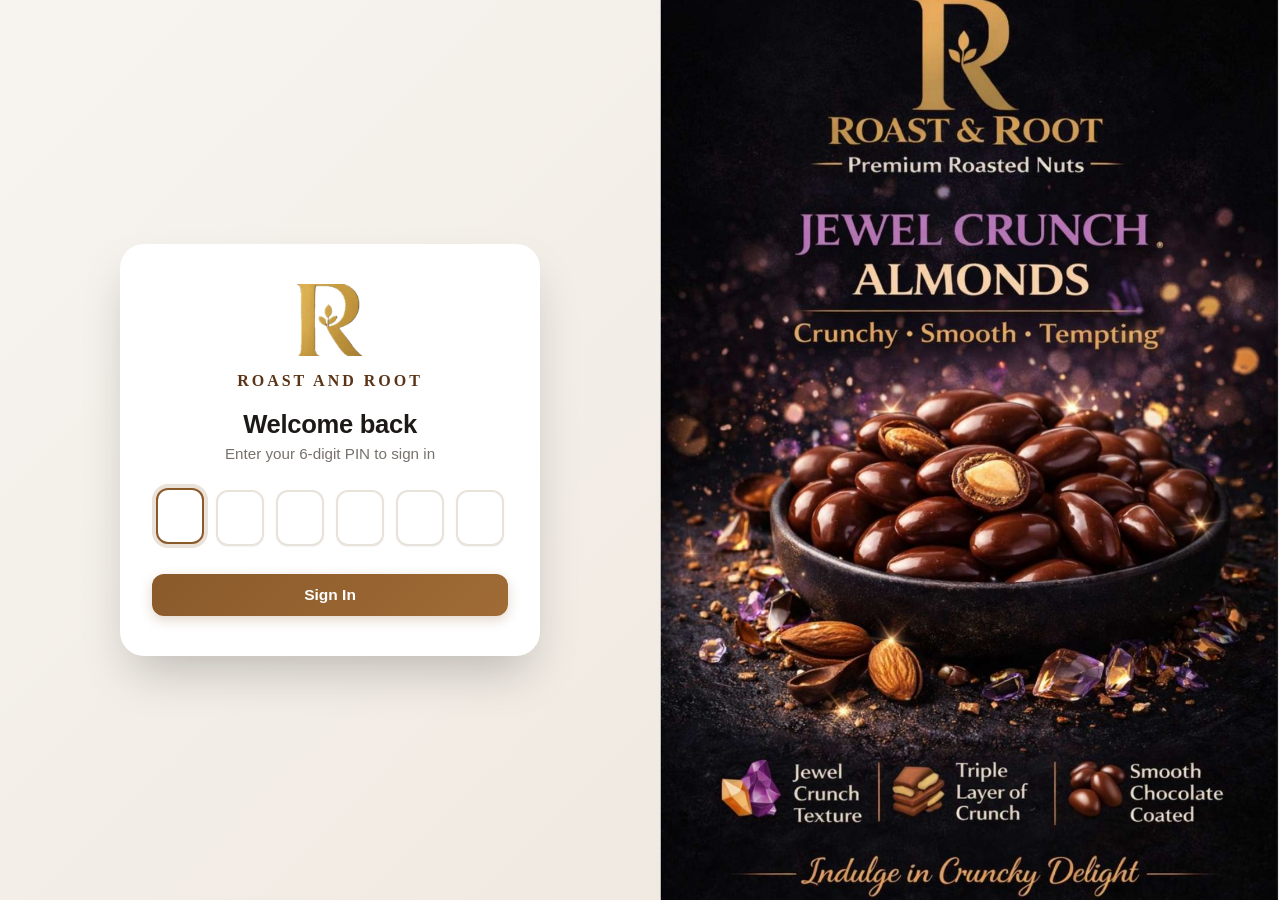
<file: index.html>
<!doctype html>
<html lang="en">
  <head>
    <meta charset="utf-8">
    <meta name="viewport" content="width=device-width, initial-scale=1">
    <title>Sign in · Roast and Root</title>
    <link rel="icon" type="image/png" sizes="48x48" href="assets/icons/icon-48x48.png">
    <link rel="icon" type="image/png" sizes="192x192" href="assets/icons/icon-192x192.png">
    <link rel="apple-touch-icon" href="assets/icons/icon-192x192.png">
    <link rel="manifest" href="manifest.json">
    <meta name="theme-color" content="#1d1511">
    <link rel="stylesheet" href="css/style.css">
  </head>

  <body>
    <div class="login-container">
      <div class="login-left">
        <div class="login-card">
          <img src="assets/icons/icon-192x192.png" class="logo" alt="" />
          <div class="brand-name">Roast and Root</div>
          <h2>Welcome back</h2>
          <p class="subtitle">Enter your 6-digit PIN to sign in</p>
          <div class="pin-container" id="pinContainer">
            <input
              type="password"
              class="pin-box"
              maxlength="1"
              id="pin1"
              autofocus
            />
            <input type="password" class="pin-box" maxlength="1" id="pin2" />
            <input type="password" class="pin-box" maxlength="1" id="pin3" />
            <input type="password" class="pin-box" maxlength="1" id="pin4" />
            <input type="password" class="pin-box" maxlength="1" id="pin5" />
            <input type="password" class="pin-box" maxlength="1" id="pin6" />
          </div>
          <button id="loginBtn" onclick="login()">Sign In</button>
        </div>
      </div>

      <!-- Image Carousel Container -->
      <div class="login-right" id="carouselContainer">
        <!-- Images injected dynamically via JavaScript -->
      </div>
    </div>

    <!-- PWA Install Popup -->
    <div id="pwaPopup" class="pwa-popup">
      <div class="pwa-info">
        <img src="assets/icons/icon-96x96.png" alt="" />
        <div class="pwa-text">
          <h4>Install Roast and Root</h4>
          <p>Add to home screen</p>
        </div>
      </div>
      <div class="pwa-actions">
        <button id="pwaInstallBtn">Install</button>
        <button id="pwaCloseBtn" class="pwa-close">✖</button>
      </div>
    </div>

    <script src="js/api.js"></script>
    <script src="js/auth.js"></script>
    <script>
      // PIN Box auto-focus logic
      const pinBoxes = document.querySelectorAll(".pin-box");
      pinBoxes.forEach((box, index) => {
        box.addEventListener("input", (e) => {
          if (e.target.value.length === 1 && index < pinBoxes.length - 1) {
            pinBoxes[index + 1].focus();
          }
        });
        box.addEventListener("keydown", (e) => {
          if (
            e.key === "Backspace" &&
            e.target.value.length === 0 &&
            index > 0
          ) {
            pinBoxes[index - 1].focus();
          } else if (
            e.key === "Enter" &&
            index === pinBoxes.length - 1 &&
            e.target.value.length === 1
          ) {
            login();
          }
        });
      });

      // Carousel Logic
      const carouselContainer = document.getElementById("carouselContainer");
      let carouselHTML = "";

      for (let i = 1; i <= 6; i++) {
        // Change 'img${i}.jpeg' to '${i}.jpeg' if your files are strictly named 1.jpeg, 2.jpeg, etc.
        carouselHTML += `<img src="assets/images/img${i}.jpeg" class="carousel-slide ${i === 1 ? "active" : ""}" alt="Slide ${i}" onerror="this.remove()" />`;
      }
      carouselContainer.innerHTML = carouselHTML;

      let currentSlide = 0;
      setInterval(() => {
        const slides = document.querySelectorAll(".carousel-slide");
        if (slides.length > 0) {
          if (currentSlide >= slides.length) currentSlide = 0; // Prevent out-of-bounds
          slides[currentSlide].classList.remove("active");
          currentSlide = (currentSlide + 1) % slides.length;
          slides[currentSlide].classList.add("active");
        }
      }, 3000); // 3 seconds

      let deferredPrompt;
      const pwaPopup = document.getElementById("pwaPopup");

      window.addEventListener("beforeinstallprompt", (e) => {
        e.preventDefault();
        deferredPrompt = e;
        setTimeout(() => pwaPopup.classList.add("show"), 1000);
      });

      document
        .getElementById("pwaInstallBtn")
        .addEventListener("click", async () => {
          if (deferredPrompt) {
            pwaPopup.classList.remove("show");
            deferredPrompt.prompt();
            deferredPrompt = null;
          }
        });

      document.getElementById("pwaCloseBtn").addEventListener("click", () => {
        pwaPopup.classList.remove("show");
      });
    </script>
  </body>
</html>
</file>
<file: css/style.css>
/* =========================================================
   Roast and Root – app styles
   1. Tokens  2. Base  3. Forms & buttons  4. App shell
   5. Components  6. Pages  7. Responsive
   ========================================================= */

/* ---------- 1. Tokens ---------- */
:root {
  --brand: #8a5a2b;
  --brand-hover: #71461f;
  --brand-strong: #5b3417;
  --brand-soft: #f6eee5;
  --brand-ring: rgba(138, 90, 43, 0.18);
  --gold: #c8922a;

  --bg: #f7f4f0;
  --surface: #ffffff;
  --surface-2: #faf8f5;
  --text: #1c1917;
  --muted: #78716c;
  --border: #e8e2da;

  --sidebar: #1d1511;
  --sidebar-text: #bfb1a3;

  --success: #047857;
  --success-soft: #ecfdf5;
  --success-border: #a7f3d0;
  --warning: #b45309;
  --warning-soft: #fffbeb;
  --warning-border: #fde68a;
  --danger: #dc2626;
  --danger-soft: #fef2f2;
  --danger-border: #fecaca;
  --info: #1d4ed8;
  --info-soft: #eff6ff;
  --info-border: #bfdbfe;

  --radius: 16px;
  --radius-sm: 10px;
  --shadow-sm: 0 1px 2px rgb(28 25 23 / 0.05);
  --shadow-md: 0 4px 12px -2px rgb(28 25 23 / 0.08), 0 2px 4px -2px rgb(28 25 23 / 0.05);
  --shadow-lg: 0 12px 24px -6px rgb(28 25 23 / 0.12), 0 4px 8px -4px rgb(28 25 23 / 0.06);
  --shadow-xl: 0 24px 48px -12px rgb(28 25 23 / 0.25);
  --sidebar-width: 264px;
}

/* ---------- 2. Base ---------- */
* {
  box-sizing: border-box;
  margin: 0;
  padding: 0;
  font-family: -apple-system, BlinkMacSystemFont, "Segoe UI", Roboto, Helvetica, Arial, sans-serif;
  -webkit-font-smoothing: antialiased;
}

[hidden] {
  display: none !important;
}

body {
  background: var(--bg);
  color: var(--text);
  min-height: 100vh;
  overflow-x: hidden;
}

h1,
h2,
h3,
h4 {
  color: var(--text);
  font-weight: 700;
  letter-spacing: -0.3px;
}

a {
  color: var(--brand);
}

code {
  font-family: ui-monospace, Consolas, monospace;
}

.muted {
  color: var(--muted);
}

.required {
  color: var(--danger);
}

.optional {
  font-weight: 400;
  color: var(--muted);
  font-size: 0.8rem;
  margin-left: 4px;
}

.subtitle {
  color: var(--muted);
  font-size: 0.95rem;
}

@keyframes spin {
  to {
    transform: rotate(360deg);
  }
}

.spinner {
  display: inline-block;
  width: 16px;
  height: 16px;
  border: 2px solid currentColor;
  border-right-color: transparent;
  border-radius: 50%;
  animation: spin 0.8s linear infinite;
  vertical-align: middle;
}

/* ---------- 3. Forms & buttons ---------- */
input,
select,
textarea {
  width: 100%;
  padding: 12px 14px;
  margin-bottom: 16px;
  border: 1px solid var(--border);
  border-radius: 12px;
  background: var(--surface-2);
  color: var(--text);
  font-size: 0.97rem;
  transition: border-color 0.15s ease, box-shadow 0.15s ease, background 0.15s ease;
}

textarea {
  line-height: 1.55;
  resize: vertical;
}

input:focus,
select:focus,
textarea:focus {
  outline: none;
  border-color: var(--brand);
  background: var(--surface);
  box-shadow: 0 0 0 4px var(--brand-ring);
}

.field-label {
  display: block;
  font-size: 0.85rem;
  font-weight: 600;
  margin-bottom: 7px;
}

.hint {
  font-size: 0.82rem;
  color: var(--muted);
  line-height: 1.5;
  margin: -8px 0 20px;
}

.hint code {
  background: var(--surface-2);
  border: 1px solid var(--border);
  border-radius: 6px;
  padding: 1px 6px;
  font-size: 0.8rem;
}

/* Primary button is the default <button>. */
button {
  width: 100%;
  padding: 12px 16px;
  border: none;
  border-radius: 12px;
  background: linear-gradient(135deg, var(--brand) 0%, #a06b35 100%);
  color: #fff;
  font-size: 0.97rem;
  font-weight: 600;
  cursor: pointer;
  box-shadow: 0 4px 12px rgba(138, 90, 43, 0.25);
  transition: transform 0.15s ease, box-shadow 0.15s ease, background 0.15s ease, color 0.15s ease;
}

button:hover {
  transform: translateY(-1px);
  box-shadow: 0 6px 16px rgba(138, 90, 43, 0.32);
}

button:active {
  transform: translateY(0);
}

button:disabled {
  opacity: 0.6;
  cursor: not-allowed;
  transform: none;
  box-shadow: none;
}

button:focus-visible,
a:focus-visible,
[tabindex]:focus-visible {
  outline: 3px solid var(--brand-ring);
  outline-offset: 2px;
}

.btn-primary-sm {
  width: auto;
  display: inline-flex;
  align-items: center;
  justify-content: center;
  gap: 8px;
  padding: 10px 18px;
  font-size: 0.9rem;
  text-decoration: none;
}

/* Links styled as primary buttons. */
a.btn-primary-sm {
  border-radius: 12px;
  background: linear-gradient(135deg, var(--brand) 0%, #a06b35 100%);
  color: #fff;
  font-weight: 600;
  box-shadow: 0 4px 12px rgba(138, 90, 43, 0.25);
}

.btn-secondary {
  width: auto;
  display: inline-flex;
  align-items: center;
  justify-content: center;
  gap: 8px;
  padding: 10px 16px;
  background: var(--surface);
  color: var(--text);
  border: 1px solid var(--border);
  box-shadow: var(--shadow-sm);
  font-size: 0.9rem;
  text-decoration: none;
}

.btn-secondary:hover {
  background: var(--surface-2);
  box-shadow: var(--shadow-sm);
}

.btn-danger {
  background: linear-gradient(135deg, #ef4444 0%, var(--danger) 100%);
  box-shadow: 0 4px 12px rgba(220, 38, 38, 0.25);
}

.btn-danger:hover {
  box-shadow: 0 6px 16px rgba(220, 38, 38, 0.35);
}

.btn-link {
  width: auto;
  padding: 4px 8px;
  background: none;
  color: var(--danger);
  box-shadow: none;
  font-size: 0.85rem;
}

.btn-link:hover {
  box-shadow: none;
  text-decoration: underline;
}

.icon-btn {
  width: 36px;
  height: 36px;
  padding: 0;
  display: inline-flex;
  align-items: center;
  justify-content: center;
  flex-shrink: 0;
  background: var(--surface);
  color: var(--muted);
  border: 1px solid var(--border);
  border-radius: var(--radius-sm);
  box-shadow: none;
}

.icon-btn:hover {
  color: var(--brand);
  background: var(--brand-soft);
  box-shadow: none;
}

.icon-btn.danger:hover {
  color: var(--danger);
  background: var(--danger-soft);
}

/* Segmented control (Festival / Sale, Send now / Schedule, list filters). */
.mode-toggle {
  display: grid;
  grid-auto-columns: 1fr;
  grid-auto-flow: column;
  gap: 4px;
  padding: 4px;
  margin-bottom: 20px;
  background: var(--surface-2);
  border: 1px solid var(--border);
  border-radius: 12px;
}

.mode-toggle button {
  padding: 9px 8px;
  background: transparent;
  color: var(--muted);
  box-shadow: none;
  border-radius: 9px;
  font-size: 0.88rem;
}

.mode-toggle button:hover {
  color: var(--text);
  box-shadow: none;
  transform: none;
}

.mode-toggle button.active {
  background: var(--surface);
  color: var(--text);
  box-shadow: var(--shadow-sm);
}

/* ---------- 4. App shell ---------- */
.sidebar {
  position: fixed;
  inset: 0 auto 0 0;
  width: var(--sidebar-width);
  display: flex;
  flex-direction: column;
  padding-bottom: 16px;
  background: var(--sidebar);
  color: var(--sidebar-text);
  z-index: 1000;
  transition: transform 0.3s cubic-bezier(0.4, 0, 0.2, 1);
}

.brand {
  display: flex;
  align-items: center;
  gap: 12px;
  padding: 22px 22px 20px;
  margin-bottom: 12px;
  border-bottom: 1px solid rgba(255, 255, 255, 0.06);
  text-decoration: none;
}

.brand img {
  width: 40px;
  height: 40px;
  object-fit: contain;
}

.brand strong {
  display: block;
  color: #fff;
  font-family: Georgia, "Times New Roman", serif;
  font-size: 1.12rem;
  letter-spacing: 0.3px;
}

.brand span {
  font-size: 0.72rem;
  letter-spacing: 1.5px;
  text-transform: uppercase;
  color: var(--gold);
}

.nav-link {
  display: flex;
  align-items: center;
  gap: 12px;
  margin: 2px 14px;
  padding: 11px 14px;
  border-radius: var(--radius-sm);
  color: var(--sidebar-text);
  font-size: 0.93rem;
  font-weight: 500;
  text-decoration: none;
  cursor: pointer;
  transition: background 0.15s ease, color 0.15s ease;
}

.nav-link:hover {
  background: rgba(255, 255, 255, 0.06);
  color: #fff;
}

.nav-link.active {
  background: rgba(200, 146, 42, 0.16);
  color: #fff;
  box-shadow: inset 3px 0 0 var(--gold);
}

.nav-link.active svg {
  color: var(--gold);
}

.nav-logout {
  margin-top: auto;
  color: #f87171;
}

.nav-logout:hover {
  background: rgba(248, 113, 113, 0.1);
  color: #fca5a5;
}

.top-header {
  position: fixed;
  inset: 0 0 auto 0;
  height: 64px;
  display: none;
  align-items: center;
  gap: 12px;
  padding: 0 16px;
  background: rgba(255, 255, 255, 0.9);
  -webkit-backdrop-filter: blur(12px);
  backdrop-filter: blur(12px);
  border-bottom: 1px solid var(--border);
  z-index: 900;
}

.top-header img {
  width: 28px;
  height: 28px;
}

.header-title {
  font-size: 1.1rem;
  font-weight: 700;
}

.menu-toggle {
  width: auto;
  padding: 8px;
  display: flex;
  background: transparent;
  color: var(--text);
  box-shadow: none;
  border-radius: 8px;
}

.menu-toggle:hover {
  box-shadow: none;
  background: var(--surface-2);
}

.sidebar-overlay {
  display: none;
}

.content {
  margin-left: var(--sidebar-width);
  padding: 36px 40px 48px;
  min-height: 100vh;
}

.page-header {
  display: flex;
  justify-content: space-between;
  align-items: center;
  gap: 16px;
  margin-bottom: 28px;
}

.page-title {
  font-size: 1.7rem;
  margin-bottom: 4px;
}

.header-actions {
  display: flex;
  align-items: center;
  gap: 10px;
  flex-wrap: wrap;
}

/* ---------- 5. Components ---------- */
.card {
  background: var(--surface);
  border: 1px solid var(--border);
  border-radius: var(--radius);
  box-shadow: var(--shadow-md);
  padding: 24px;
  margin-bottom: 24px;
}

.card h3,
.preview-head h3,
.section-title {
  font-size: 0.82rem;
  font-weight: 700;
  color: var(--muted);
  text-transform: uppercase;
  letter-spacing: 0.8px;
  margin-bottom: 16px;
}

.card-head {
  display: flex;
  justify-content: space-between;
  align-items: center;
  gap: 12px;
  flex-wrap: wrap;
  margin-bottom: 16px;
}

.card-head h3 {
  margin-bottom: 0;
}

.badge {
  display: inline-flex;
  align-items: center;
  gap: 6px;
  padding: 5px 12px;
  border-radius: 999px;
  background: var(--surface);
  border: 1px solid var(--border);
  color: var(--muted);
  font-size: 0.82rem;
  font-weight: 600;
}

.pill {
  display: inline-block;
  padding: 2px 10px;
  margin-left: 6px;
  border-radius: 999px;
  border: 1px solid var(--border);
  background: var(--surface-2);
  color: var(--muted);
  font-size: 0.74rem;
  font-weight: 600;
  vertical-align: middle;
  white-space: nowrap;
}

.pill-green {
  background: var(--success-soft);
  color: var(--success);
  border-color: var(--success-border);
}

.pill-amber {
  background: var(--warning-soft);
  color: var(--warning);
  border-color: var(--warning-border);
}

.pill-blue {
  background: var(--info-soft);
  color: var(--info);
  border-color: var(--info-border);
}

.pill-red {
  background: var(--danger-soft);
  color: var(--danger);
  border-color: var(--danger-border);
}

.dot {
  display: inline-block;
  width: 8px;
  height: 8px;
  border-radius: 50%;
  background: currentColor;
}

/* Stat cards */
.stats-grid {
  display: grid;
  grid-template-columns: repeat(auto-fit, minmax(220px, 1fr));
  gap: 20px;
  margin-bottom: 24px;
}

.stats-grid .card {
  margin-bottom: 0;
}

.stat-card {
  display: flex;
  align-items: center;
  gap: 18px;
}

.stat-card > div:last-child {
  min-width: 0;
}

.stat-card h3 {
  font-size: 0.75rem;
  margin-bottom: 4px;
}

.stat-main {
  font-size: 1.2rem;
  font-weight: 700;
}

.stat-sub {
  font-size: 0.83rem;
  color: var(--muted);
  margin-top: 2px;
  overflow-wrap: anywhere;
}

.stat-icon {
  flex: 0 0 56px;
  height: 56px;
  border-radius: 50%;
  display: flex;
  align-items: center;
  justify-content: center;
  background: var(--brand-soft);
  color: var(--brand);
}

.stat-icon.blue {
  background: var(--info-soft);
  color: var(--info);
}

.stat-icon.green {
  background: var(--success-soft);
  color: var(--success);
}

.quota-ring {
  --ring: #10b981;
  position: relative;
  flex: 0 0 56px;
  height: 56px;
  border-radius: 50%;
  background: conic-gradient(var(--ring) calc(var(--pct) * 1%), var(--border) 0);
  display: flex;
  align-items: center;
  justify-content: center;
}

.quota-ring::before {
  content: "";
  position: absolute;
  inset: 6px;
  border-radius: 50%;
  background: var(--surface);
}

.quota-ring span {
  position: relative;
  font-size: 1rem;
  font-weight: 800;
}

.quota-ring.low {
  --ring: #f59e0b;
}

.quota-ring.empty {
  --ring: var(--danger);
}

.quota-ring.empty span {
  color: var(--danger);
}

/* Progress bar */
.progress-bar {
  height: 8px;
  border-radius: 999px;
  background: var(--border);
  overflow: hidden;
}

.progress-bar > div {
  height: 100%;
  width: 0;
  background: linear-gradient(90deg, var(--brand), var(--gold));
  border-radius: 999px;
  transition: width 0.4s ease;
}

/* Lists */
.pending-row {
  display: flex;
  align-items: center;
  justify-content: space-between;
  gap: 16px;
  padding: 14px 0;
  border-top: 1px solid var(--border);
}

.pending-row:first-child {
  border-top: none;
  padding-top: 0;
}

.pending-row span:not(.pill) {
  display: block;
  font-size: 0.85rem;
  color: var(--muted);
  margin-top: 2px;
}

.row-actions {
  display: flex;
  align-items: center;
  gap: 8px;
  flex-shrink: 0;
}

.row-actions .btn-secondary {
  padding: 8px 14px;
}

.list-empty {
  padding: 40px 16px;
  text-align: center;
  color: var(--muted);
  line-height: 1.6;
}

/* Error banner */
.error-banner {
  display: flex;
  align-items: flex-start;
  gap: 16px;
  background: var(--warning-soft);
  border-color: var(--warning-border);
}

.error-banner-icon {
  flex: 0 0 44px;
  height: 44px;
  border-radius: 50%;
  display: flex;
  align-items: center;
  justify-content: center;
  background: #fef3c7;
  color: var(--warning);
}

.error-banner-body {
  flex: 1;
  min-width: 0;
}

.error-banner-body h4 {
  font-size: 1.05rem;
  margin-bottom: 4px;
}

.error-banner-body p {
  color: #78350f;
  line-height: 1.5;
  margin-bottom: 12px;
}

.error-banner-body ol,
.alert-steps {
  padding-left: 20px;
  margin-bottom: 16px;
  font-size: 0.92rem;
  line-height: 1.7;
  text-align: left;
  color: var(--text);
}

.alert-steps {
  margin: 12px 0 0;
}

.error-banner-actions {
  display: flex;
  align-items: center;
  gap: 16px;
  flex-wrap: wrap;
}

.error-banner-actions details {
  min-width: 0;
  font-size: 0.85rem;
  color: var(--muted);
}

.error-banner-actions summary {
  cursor: pointer;
}

.error-banner-actions code {
  display: block;
  margin-top: 8px;
  padding: 8px 10px;
  background: var(--surface);
  border: 1px solid var(--border);
  border-radius: 8px;
  font-size: 0.78rem;
  overflow-wrap: anywhere;
}

/* Dialogs (alerts, confirms, forms, previews) */
.custom-alert-overlay {
  position: fixed;
  inset: 0;
  z-index: 9999;
  display: flex;
  align-items: center;
  justify-content: center;
  padding: 16px;
  background: rgba(28, 25, 23, 0.55);
  -webkit-backdrop-filter: blur(4px);
  backdrop-filter: blur(4px);
  opacity: 0;
  visibility: hidden;
  transition: opacity 0.25s ease, visibility 0.25s ease;
}

.custom-alert-overlay.show {
  opacity: 1;
  visibility: visible;
}

.custom-alert-box {
  width: 100%;
  max-width: 380px;
  padding: 30px 24px 24px;
  background: var(--surface);
  border-radius: 22px;
  box-shadow: var(--shadow-xl);
  text-align: center;
  transform: translateY(16px) scale(0.97);
  transition: transform 0.35s cubic-bezier(0.34, 1.56, 0.64, 1);
}

.custom-alert-overlay.show .custom-alert-box {
  transform: none;
}

.custom-alert-box h3 {
  font-size: 1.15rem;
  margin-bottom: 8px;
}

.custom-alert-box p {
  font-size: 0.95rem;
  line-height: 1.55;
  color: var(--muted);
  margin-bottom: 22px;
}

.confirm-actions {
  display: flex;
  gap: 12px;
}

.confirm-actions button {
  flex: 1;
  margin: 0;
}

.form-box {
  max-width: 460px;
  max-height: 92vh;
  overflow-y: auto;
  text-align: left;
}

.form-box h3 {
  margin-bottom: 16px;
}

.form-box p {
  margin-bottom: 16px;
}

.form-error {
  padding: 10px 12px;
  margin-bottom: 16px;
  border: 1px solid var(--danger-border);
  border-radius: var(--radius-sm);
  background: var(--danger-soft);
  color: #b91c1c;
  font-size: 0.88rem;
}

/* Wide preview dialog */
.preview-dialog {
  max-width: 720px;
  max-height: 92vh;
  padding: 0;
  display: flex;
  flex-direction: column;
  overflow: hidden;
  text-align: left;
}

.preview-dialog-head {
  display: flex;
  align-items: flex-start;
  justify-content: space-between;
  gap: 16px;
  padding: 18px 20px;
  border-bottom: 1px solid var(--border);
}

.preview-dialog-head h3 {
  margin: 0 0 4px;
}

.preview-dialog-head p {
  margin: 0;
  font-size: 0.88rem;
}

.preview-dialog-body {
  flex: 1;
  overflow-y: auto;
  background: var(--surface-2);
}

.preview-dialog-body iframe {
  display: block;
  width: 100%;
  min-height: 480px;
  border: 0;
  background: #fff;
}

.preview-dialog-foot {
  display: flex;
  justify-content: flex-end;
  gap: 10px;
  padding: 14px 20px;
  border-top: 1px solid var(--border);
}

.preview-loading {
  padding: 80px 20px;
  text-align: center;
  color: var(--muted);
}

/* Dropzone */
.dropzone {
  margin-bottom: 20px;
  overflow: hidden;
  border: 2px dashed var(--border);
  border-radius: 14px;
  background: var(--surface-2);
  cursor: pointer;
  transition: border-color 0.15s ease, background 0.15s ease;
}

.dropzone:hover,
.dropzone:focus,
.dropzone.dragging {
  border-color: var(--brand);
  background: var(--brand-soft);
  outline: none;
}

.dropzone-empty {
  padding: 28px 16px;
  text-align: center;
  color: var(--muted);
}

.dropzone-empty svg {
  color: var(--brand);
  margin-bottom: 8px;
}

.dropzone-empty p {
  color: var(--text);
  margin-bottom: 4px;
}

.dropzone-empty strong {
  color: var(--brand);
}

.dropzone-empty span {
  font-size: 0.82rem;
}

.dropzone-filled img {
  display: block;
  width: 100%;
  max-height: 220px;
  object-fit: contain;
  background: #fff;
}

.dropzone-meta {
  display: flex;
  justify-content: space-between;
  align-items: center;
  gap: 8px;
  padding: 8px 12px;
  border-top: 1px solid var(--border);
  background: var(--surface);
  color: var(--muted);
  font-size: 0.85rem;
}

.dropzone-meta span {
  overflow: hidden;
  text-overflow: ellipsis;
  white-space: nowrap;
}

/* Chips & swatches */
.chips {
  display: flex;
  flex-wrap: wrap;
  gap: 8px;
  margin: -6px 0 20px;
}

.chip {
  width: auto;
  padding: 6px 12px;
  border: 1px solid var(--border);
  border-radius: 999px;
  background: var(--surface-2);
  color: var(--text);
  box-shadow: none;
  font-size: 0.82rem;
  font-weight: 500;
}

.chip:hover {
  background: var(--brand-soft);
  border-color: #e3cfb8;
  box-shadow: none;
}

.swatches {
  display: flex;
  gap: 12px;
  margin-bottom: 20px;
}

.swatch {
  width: 34px;
  height: 34px;
  padding: 0;
  border: 3px solid var(--surface);
  border-radius: 50%;
  box-shadow: 0 0 0 1px var(--border);
}

.swatch:hover {
  box-shadow: 0 0 0 1px var(--border);
}

.swatch.active {
  box-shadow: 0 0 0 2px var(--text);
}

/* ---------- 6. Pages ---------- */

/* Login */
.login-container {
  display: flex;
  width: 100%;
  min-height: 100vh;
  background: linear-gradient(135deg, var(--bg) 0%, #ede5db 100%);
}

.login-left {
  flex: 1;
  display: flex;
  align-items: center;
  justify-content: center;
  padding: 20px;
}

.login-right {
  position: relative;
  flex: 1;
  overflow: hidden;
  background: var(--sidebar);
}

.carousel-slide {
  position: absolute;
  inset: 0;
  width: 100%;
  height: 100%;
  object-fit: cover;
  opacity: 0;
  transition: opacity 1s ease-in-out;
}

.carousel-slide.active {
  opacity: 1;
}

.login-card {
  width: 100%;
  max-width: 420px;
  padding: 40px 32px;
  background: var(--surface);
  border-radius: 24px;
  box-shadow: var(--shadow-xl);
  text-align: center;
}

.login-card .logo {
  height: 72px;
  margin-bottom: 12px;
}

.login-card .brand-name {
  font-family: Georgia, "Times New Roman", serif;
  font-size: 1rem;
  letter-spacing: 3px;
  text-transform: uppercase;
  color: var(--brand-strong);
  font-weight: 700;
  margin-bottom: 20px;
}

.login-card h2 {
  font-size: 1.6rem;
  margin-bottom: 6px;
}

.login-card .subtitle {
  margin-bottom: 28px;
}

.pin-container {
  display: flex;
  justify-content: center;
  gap: 12px;
  margin-bottom: 28px;
}

.pin-box {
  flex: 0 0 48px;
  width: 48px;
  height: 56px;
  padding: 0;
  margin: 0;
  border: 2px solid var(--border);
  border-radius: 12px;
  background: var(--surface);
  text-align: center;
  font-size: 1.5rem;
  font-weight: 700;
  box-shadow: var(--shadow-sm);
}

.pin-box:focus {
  transform: translateY(-2px);
}

/* PWA install popup */
.pwa-popup {
  position: fixed;
  bottom: -140px;
  left: 16px;
  right: 16px;
  max-width: 420px;
  margin: 0 auto;
  display: flex;
  align-items: center;
  justify-content: space-between;
  padding: 14px 18px;
  background: rgba(255, 255, 255, 0.96);
  -webkit-backdrop-filter: blur(16px);
  backdrop-filter: blur(16px);
  border: 1px solid var(--border);
  border-radius: 20px;
  box-shadow: var(--shadow-xl);
  z-index: 2000;
  transition: bottom 0.6s cubic-bezier(0.34, 1.56, 0.64, 1);
}

.pwa-popup.show {
  bottom: 24px;
}

.pwa-info {
  display: flex;
  align-items: center;
  gap: 14px;
}

.pwa-info img {
  width: 44px;
  height: 44px;
  border-radius: 12px;
}

.pwa-text h4 {
  font-size: 1rem;
  margin-bottom: 2px;
}

.pwa-text p {
  font-size: 0.85rem;
  color: var(--muted);
}

.pwa-actions {
  display: flex;
  align-items: center;
  gap: 10px;
}

.pwa-actions #pwaInstallBtn {
  width: auto;
  padding: 9px 18px;
  border-radius: 999px;
  font-size: 0.9rem;
}

.pwa-close {
  width: 34px;
  height: 34px;
  padding: 0;
  display: flex;
  align-items: center;
  justify-content: center;
  border-radius: 50%;
  background: var(--surface-2);
  color: var(--muted);
  box-shadow: none;
}

/* Dashboard */
.campaign-list {
  display: flex;
  flex-direction: column;
}

.camp-row {
  display: grid;
  grid-template-columns: minmax(0, 1.5fr) minmax(0, 1fr) 124px;
  align-items: center;
  gap: 20px;
  padding: 16px 4px;
  border-top: 1px solid var(--border);
}

.camp-row:first-child {
  border-top: none;
}

.camp-title {
  font-weight: 600;
  overflow: hidden;
  text-overflow: ellipsis;
  white-space: nowrap;
}

.camp-title .pill {
  margin-left: 8px;
}

.camp-meta {
  margin-top: 3px;
  font-size: 0.84rem;
  color: var(--muted);
  overflow: hidden;
  text-overflow: ellipsis;
  white-space: nowrap;
}

.camp-progress {
  display: flex;
  flex-direction: column;
  gap: 6px;
  font-size: 0.8rem;
  color: var(--muted);
}

.camp-row .row-actions {
  justify-content: flex-end;
}

.camp-progress b {
  color: var(--text);
}

.filter-tabs {
  display: flex;
  gap: 4px;
  padding: 4px;
  margin: 0;
  background: var(--surface-2);
  border: 1px solid var(--border);
  border-radius: 12px;
  overflow-x: auto;
}

.filter-tabs button {
  width: auto;
  padding: 7px 12px;
  background: transparent;
  color: var(--muted);
  box-shadow: none;
  border-radius: 9px;
  font-size: 0.84rem;
  white-space: nowrap;
}

.filter-tabs button:hover {
  color: var(--text);
  box-shadow: none;
  transform: none;
}

.filter-tabs button.active {
  background: var(--surface);
  color: var(--text);
  box-shadow: var(--shadow-sm);
}

.filter-tabs .count {
  margin-left: 4px;
  font-weight: 700;
  color: var(--muted);
}

.bg-chip {
  font-weight: 600;
}

.bg-chip.on {
  color: var(--success);
  border-color: var(--success-border);
  background: var(--success-soft);
}

.bg-chip.off {
  color: var(--danger);
  border-color: var(--danger-border);
  background: var(--danger-soft);
}

/* Mail composer */
.mail-grid {
  display: grid;
  grid-template-columns: minmax(0, 1fr) minmax(0, 1fr);
  gap: 24px;
  align-items: start;
}

.preview-head {
  display: flex;
  justify-content: space-between;
  align-items: center;
  margin-bottom: 12px;
}

.preview-head h3 {
  margin: 0;
}

.preview-frame {
  overflow: hidden;
  background: var(--surface);
  border: 1px solid var(--border);
  border-radius: var(--radius);
  box-shadow: var(--shadow-md);
}

.preview-inbox {
  display: flex;
  align-items: center;
  gap: 12px;
  padding: 14px 16px;
  border-bottom: 1px solid var(--border);
}

.inbox-avatar {
  flex: 0 0 36px;
  width: 36px;
  height: 36px;
  padding: 4px;
  border: 1px solid var(--border);
  border-radius: 50%;
  background: var(--surface-2);
  object-fit: contain;
}

.inbox-meta {
  min-width: 0;
  display: flex;
  flex-direction: column;
  font-size: 0.9rem;
}

.inbox-meta span {
  color: var(--muted);
  overflow: hidden;
  text-overflow: ellipsis;
  white-space: nowrap;
}

#previewIframe {
  display: block;
  width: 100%;
  min-height: 480px;
  border: 0;
  background: #fff;
}

.test-box {
  margin-bottom: 20px;
  padding: 12px 16px;
  border: 1px solid var(--border);
  border-radius: 12px;
}

.test-box summary {
  cursor: pointer;
  font-size: 0.9rem;
  font-weight: 600;
}

.test-row {
  display: flex;
  gap: 8px;
  margin-top: 12px;
}

.test-row input {
  margin-bottom: 0;
}

.btn-send {
  display: flex;
  align-items: center;
  justify-content: center;
  gap: 10px;
  padding: 15px;
  font-size: 1.02rem;
}

/* Sending progress dialog */
.progress-box {
  max-width: 440px;
  text-align: left;
}

.progress-box p {
  margin-bottom: 16px;
}

.progress-counts {
  display: flex;
  justify-content: space-between;
  margin: 12px 0;
  font-size: 0.85rem;
  color: var(--muted);
}

.progress-counts b {
  color: var(--text);
}

.progress-log {
  list-style: none;
  max-height: 160px;
  overflow-y: auto;
  margin-bottom: 16px;
  padding: 8px 12px;
  border: 1px solid var(--border);
  border-radius: var(--radius-sm);
  background: var(--surface-2);
  font-size: 0.8rem;
}

.progress-log:empty::before {
  content: "Starting\2026";
  color: var(--muted);
}

.progress-log li {
  padding: 3px 0;
  overflow: hidden;
  text-overflow: ellipsis;
  white-space: nowrap;
}

.progress-log li.ok {
  color: var(--success);
}

.progress-log li.fail {
  color: #b91c1c;
}

.progress-actions {
  display: flex;
  gap: 10px;
}

.progress-actions button {
  flex: 1;
  margin: 0;
  padding: 12px;
  font-size: 0.9rem;
}

/* Customers */
.mini-stats {
  display: grid;
  grid-template-columns: repeat(4, minmax(0, 1fr));
  padding: 20px 24px;
}

.mini-stats div {
  display: flex;
  flex-direction: column;
  gap: 2px;
  padding: 0 16px;
  border-left: 1px solid var(--border);
}

.mini-stats div:first-child {
  padding-left: 0;
  border-left: none;
}

.mini-stats span {
  font-size: 1.6rem;
  font-weight: 800;
}

.mini-stats label {
  font-size: 0.75rem;
  font-weight: 600;
  letter-spacing: 0.6px;
  text-transform: uppercase;
  color: var(--muted);
}

.list-toolbar {
  display: flex;
  gap: 12px;
  margin-bottom: 8px;
}

.list-toolbar input,
.list-toolbar select {
  margin-bottom: 0;
}

.list-toolbar select {
  flex-shrink: 0;
  width: 200px;
}

.cust-list {
  display: flex;
  flex-direction: column;
}

.cust-row {
  display: flex;
  align-items: center;
  gap: 14px;
  padding: 14px 4px;
  border-bottom: 1px solid var(--border);
}

.cust-row:last-child {
  border-bottom: none;
}

.cust-row.is-unsub .cust-main {
  opacity: 0.65;
}

.cust-avatar {
  flex: 0 0 40px;
  height: 40px;
  border-radius: 50%;
  display: flex;
  align-items: center;
  justify-content: center;
  background: var(--brand-soft);
  color: var(--brand);
  font-weight: 700;
}

.cust-main {
  flex: 1;
  min-width: 0;
}

.cust-name {
  font-weight: 600;
}

.cust-email,
.cust-meta {
  font-size: 0.88rem;
  color: var(--muted);
  overflow: hidden;
  text-overflow: ellipsis;
  white-space: nowrap;
}

.cust-meta {
  font-size: 0.82rem;
}

.show-more {
  width: 100%;
  margin-top: 12px;
}

.import-box {
  max-width: 520px;
}

.sample-link {
  margin: -8px 0 16px;
  padding: 0;
  color: var(--brand);
}

.import-summary {
  display: grid;
  grid-template-columns: repeat(4, minmax(0, 1fr));
  gap: 8px;
  margin-bottom: 16px;
}

.import-stat {
  padding: 10px;
  border: 1px solid var(--border);
  border-radius: 12px;
  background: var(--surface-2);
  text-align: center;
}

.import-stat b {
  display: block;
  font-size: 1.3rem;
}

.import-stat span {
  display: block;
  font-size: 0.72rem;
  line-height: 1.3;
  color: var(--muted);
}

.import-stat.good {
  background: var(--success-soft);
  border-color: var(--success-border);
  color: var(--success);
}

.import-stat.warn {
  background: var(--warning-soft);
  border-color: var(--warning-border);
  color: var(--warning);
}

.import-preview {
  margin-bottom: 20px;
}

.preview-line {
  display: flex;
  flex-direction: column;
  padding: 8px 0;
  border-top: 1px solid var(--border);
  font-size: 0.88rem;
}

.preview-line span {
  color: var(--muted);
  overflow: hidden;
  text-overflow: ellipsis;
  white-space: nowrap;
}

/* Settings */
.settings-grid {
  display: grid;
  grid-template-columns: repeat(2, minmax(0, 1fr));
  gap: 24px;
  align-items: start;
}

.settings-grid .card {
  margin-bottom: 0;
}

.info-row {
  display: flex;
  align-items: center;
  gap: 10px;
  padding: 12px 14px;
  border: 1px solid var(--border);
  border-radius: 12px;
  background: var(--surface-2);
  color: var(--muted);
  font-size: 0.9rem;
  overflow-wrap: anywhere;
}

.info-row svg {
  flex-shrink: 0;
}

.bg-status .pill {
  margin-left: 0;
  padding: 4px 12px;
  font-size: 0.85rem;
}

.save-bar {
  position: sticky;
  bottom: 16px;
  z-index: 10;
  display: flex;
  align-items: center;
  justify-content: flex-end;
  gap: 16px;
  margin-top: 24px;
  padding: 14px 20px;
  background: rgba(255, 255, 255, 0.94);
  -webkit-backdrop-filter: blur(12px);
  backdrop-filter: blur(12px);
  border: 1px solid var(--border);
  border-radius: var(--radius);
  box-shadow: var(--shadow-lg);
}

.save-bar .unsaved {
  color: var(--warning);
  font-weight: 600;
}

/* Labels */
.label-card {
  max-width: 640px;
}

.form-grid {
  display: grid;
  grid-template-columns: repeat(2, minmax(0, 1fr));
  column-gap: 16px;
}

/* ---------- 7. Responsive ---------- */
@media (max-width: 1100px) {
  .mail-grid {
    grid-template-columns: minmax(0, 1fr);
  }
  .camp-row {
    grid-template-columns: minmax(0, 1fr) auto;
  }
  .camp-progress {
    grid-column: 1 / -1;
    grid-row: 2;
  }
}

@media (max-width: 1000px) {
  .settings-grid {
    grid-template-columns: minmax(0, 1fr);
  }
}

@media (max-width: 768px) {
  .sidebar {
    transform: translateX(-100%);
    box-shadow: var(--shadow-xl);
  }
  .sidebar.active {
    transform: none;
  }
  .sidebar-overlay.active {
    display: block;
    position: fixed;
    inset: 0;
    z-index: 999;
    background: rgba(28, 25, 23, 0.45);
    -webkit-backdrop-filter: blur(3px);
    backdrop-filter: blur(3px);
  }
  .top-header {
    display: flex;
  }
  .content {
    margin-left: 0;
    padding: 84px 16px 28px;
  }
  .page-header {
    flex-direction: column;
    align-items: stretch;
  }
  .page-title {
    font-size: 1.45rem;
  }
  .header-actions > * {
    flex: 1;
  }
  .card {
    padding: 18px;
  }
  .pending-row {
    flex-direction: column;
    align-items: stretch;
  }
  .pending-row .row-actions {
    justify-content: flex-end;
  }
  .test-row,
  .progress-actions,
  .list-toolbar {
    flex-direction: column;
  }
  .list-toolbar select {
    width: 100%;
  }
  .mini-stats {
    grid-template-columns: repeat(2, minmax(0, 1fr));
    row-gap: 16px;
  }
  .mini-stats div:nth-child(3) {
    padding-left: 0;
    border-left: none;
  }
  .cust-row {
    flex-wrap: wrap;
  }
  .cust-row .row-actions {
    width: 100%;
    justify-content: flex-end;
  }
  .import-summary {
    grid-template-columns: repeat(2, minmax(0, 1fr));
  }
  .form-grid {
    grid-template-columns: minmax(0, 1fr);
  }
  .login-right {
    display: none;
  }
}

@media (max-width: 480px) {
  .pin-container {
    gap: 8px;
  }
  .pin-box {
    flex-basis: 40px;
    width: 40px;
    height: 50px;
    font-size: 1.25rem;
  }
  .stats-grid {
    grid-template-columns: minmax(0, 1fr);
  }
}

.danger-text {
  color: var(--danger);
}
</file>
